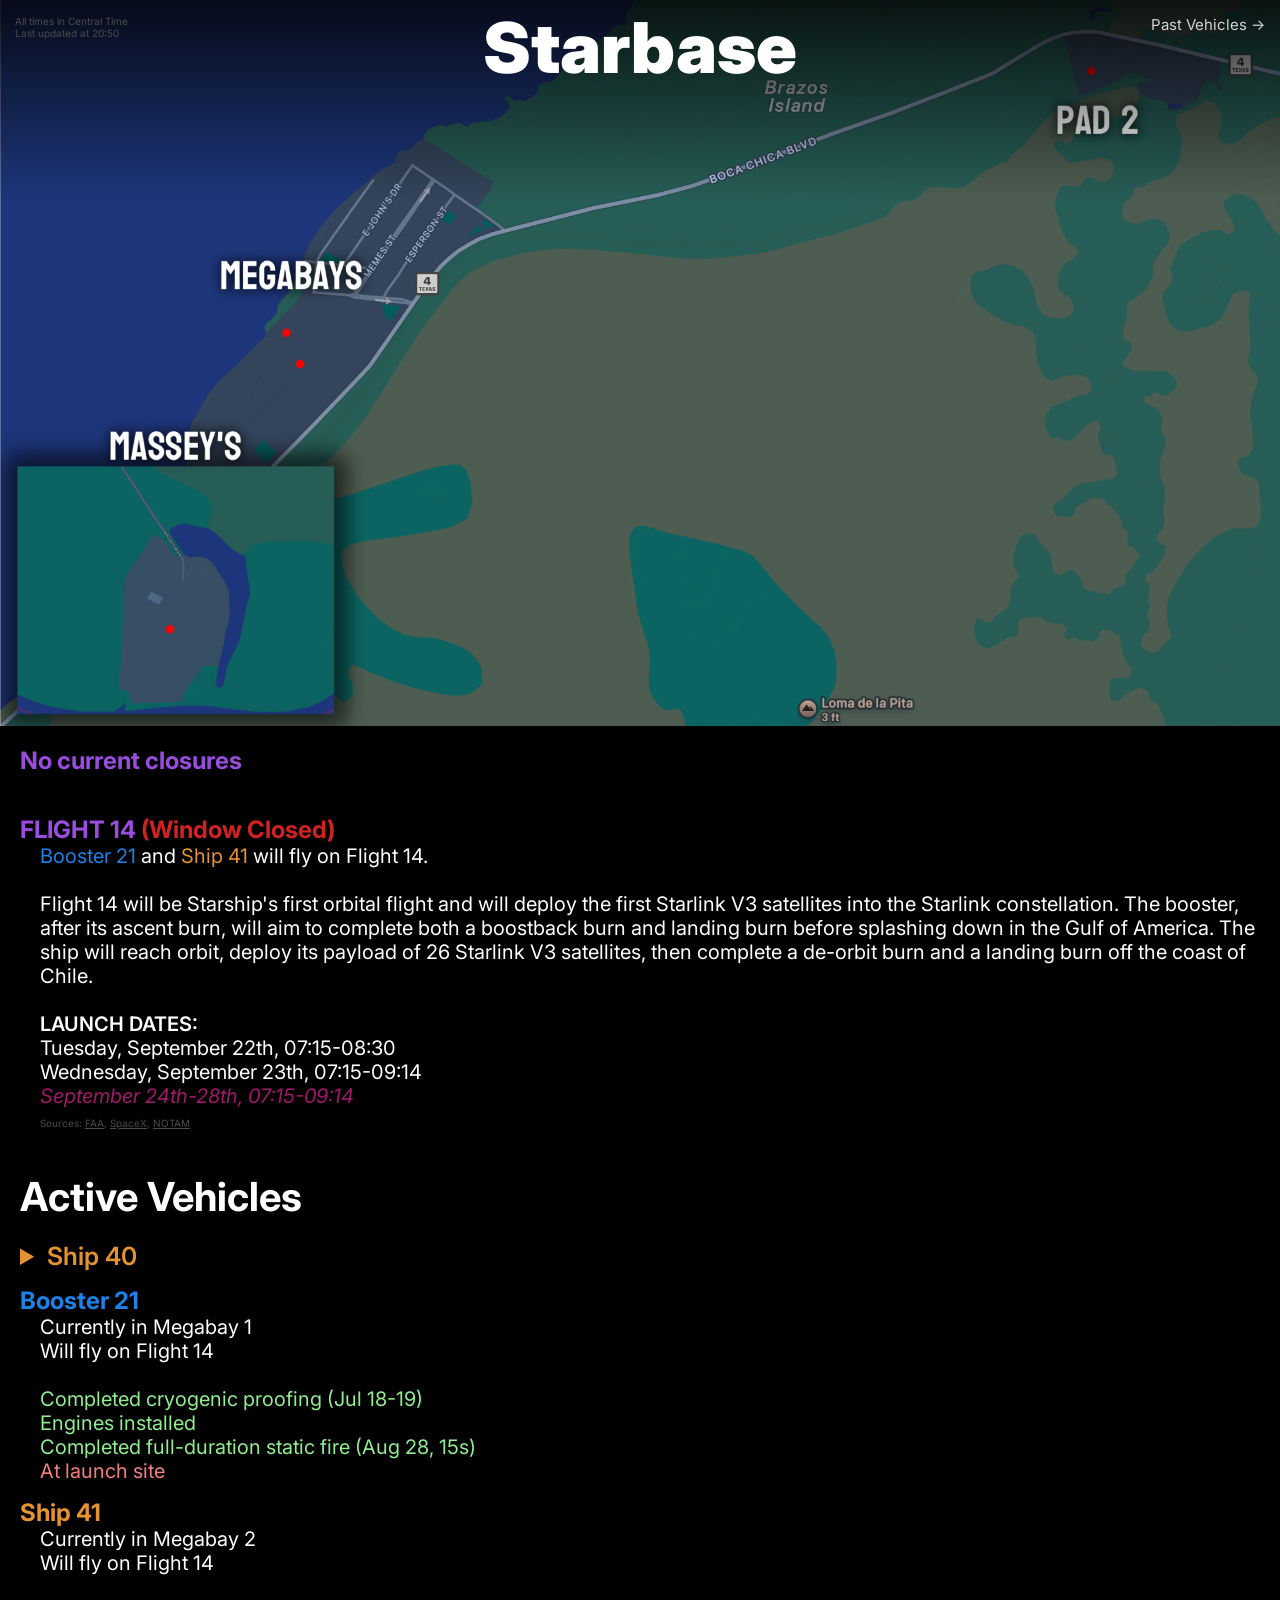
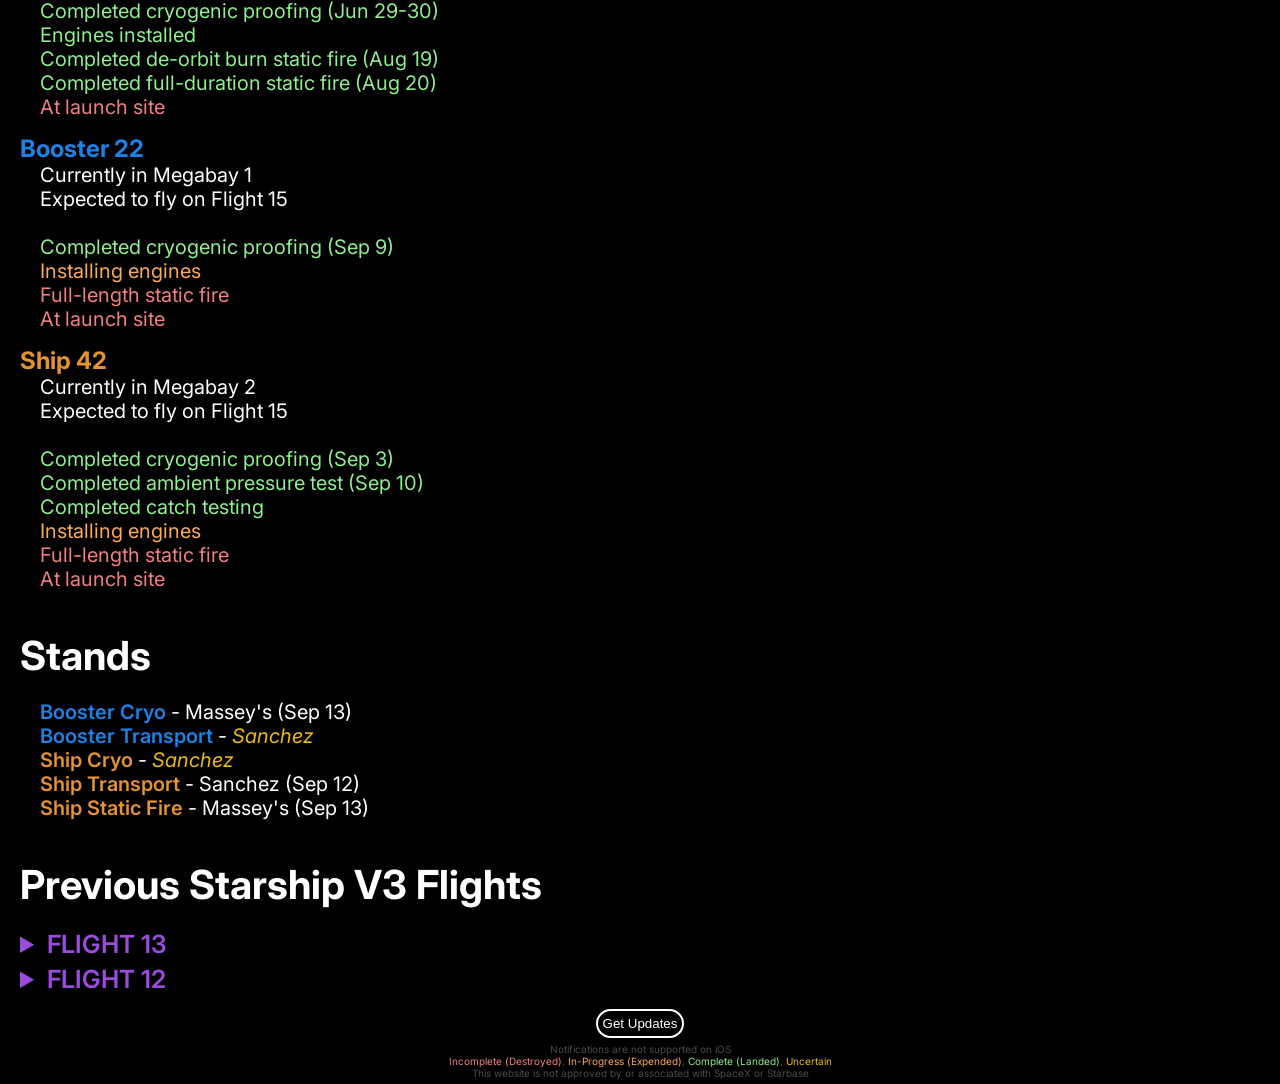
<file: index.html>
<!DOCTYPE html>
<html>
<head>
<title>Starbase Updates</title>
<meta name="viewport" content="width=device-width, initial-scale=1.0">
<link href="https://fonts.googleapis.com/css2?family=Inter:ital,opsz,wght@0,14..32,100..900;1,14..32,100..900&family=Noto+Sans:ital,wght@0,100..900;1,100..900&display=swap" rel="stylesheet">
<link rel="stylesheet" href="stylesheet.css">
</head>

<body>
<div class="h-wrapper">
    <img src="img/none.png" class="headerimg">
    <a href="index.html"><h1>Starbase</h1></a>
    <p>All times in Central Time <br> Last updated at 20:50</p>
    <p class="right expand11"><a href="past-vehicles.html" class="a-wrapper a-whiten">Past Vehicles -></a></p>
</div>

<div class="firstdiv">
<h3 class="launch">No current closures</h3>

<!-- <details>
<summary class="dropdown-hover">Road Closure (Pad -> Production)</summary>
<pre>
<b>DATE</b> - m d, xx:xx-xx:xx
<b>PURPOSE</b> - 
</pre>
</details> -->

<!-- <details>
<summary class="dropdown-hover beach-closure">Beach Closure</summary>
<pre>
<b>DATE</b> - m d, xx:xx-xx:xx
<b>PURPOSE</b> - 
</pre>
</details> -->
</div>

<div>
<h3 class="launch">FLIGHT 14 <span style="color: rgb(209, 34, 34)" id="launchTimer"></span></h3>
<pre>
<span class="booster">Booster 21</span> and <span class="ship">Ship 41</span> will fly on Flight 14.

Flight 14 will be Starship's first orbital flight and will deploy the first Starlink V3 satellites into the Starlink constellation. The booster, after its ascent burn, will aim to complete both a boostback burn and landing burn before splashing down in the Gulf of America. The ship will reach orbit, deploy its payload of 26 Starlink V3 satellites, then complete a de-orbit burn and a landing burn off the coast of Chile.

<b>LAUNCH DATES:</b>
Tuesday, September 22th, 07:15-08:30
Wednesday, September 23th, 07:15-09:14
<span class="if-necessary">September 24th-28th, 07:15-09:14</span>
<span class="p-small">Sources: <a href="https://www.fly.faa.gov/adv/adv_spt" target="_blank" class="a-source">FAA</a>, <a href="https://www.spacex.com/launches/starship-flight-14" target="_blank" class="a-source">SpaceX</a>, <a href="https://space-notices.com/entry/launch-starship-flight-14" target="_blank" class="a-source">NOTAM</a></span>
</pre>
</div>

<div>
<h2>Active Vehicles</h2>

<details>
<summary class="dropdown-hover ship ship-hover">Ship 40</summary>
<pre>
Currently near the Cape of Good Hope
Flew on Flight 13

Ship 40 was expended on Flight 13, splashing down in the Indian Ocean. However, it landed soft enough to survive, and is now being transported to Starbase onboard <a href="https://www.marinetraffic.com/en/ais/details/ships/shipid:255286" target="_blank">FORTE</a> with a current ETA of October 8th.
</pre>
</details>

<h3 class="booster">Booster 21</h3>
<pre>
Currently in Megabay 1
Will fly on Flight 14

<span class="complete">Completed cryogenic proofing (Jul 18-19)
Engines installed
Completed full-duration static fire (Aug 28, 15s)</span>
<span class="incomplete">At launch site</span>
</pre>

<h3 class="ship">Ship 41</h3>
<pre>
Currently in Megabay 2
Will fly on Flight 14

<span class="complete">Completed cryogenic proofing (Jun 29-30)
Engines installed
Completed de-orbit burn static fire (Aug 19)
Completed full-duration static fire (Aug 20)</span>
<span class="incomplete">At launch site</span>
</pre>

<h3 class="booster">Booster 22</h3>
<pre>
Currently in Megabay 1
Expected to fly on Flight 15

<span class="complete">Completed cryogenic proofing (Sep 9)</span>
<span class="in-progress">Installing engines</span>
<span class="incomplete">Full-length static fire
At launch site</span>
</pre>

<h3 class="ship">Ship 42</h3>
<pre>
Currently in Megabay 2
Expected to fly on Flight 15

<span class="complete">Completed cryogenic proofing (Sep 3)
Completed ambient pressure test (Sep 10)
Completed catch testing</span>
<span class="in-progress">Installing engines</span>
<span class="incomplete">Full-length static fire
At launch site</span>
</pre>
</div>

<div>
<h2>Stands</h2>
<pre>
<b class="booster">Booster Cryo</b> - Massey's (Sep 13)
<b class="booster">Booster Transport</b> - <span class="uncertain">Sanchez</span>
<b class="ship">Ship Cryo</b> - <span class="uncertain">Sanchez</span>
<b class="ship">Ship Transport</b> - Sanchez (Sep 12)
<b class="ship">Ship Static Fire</b> - Massey's (Sep 13)
</pre>
</div>

<div>
<h2>Previous Starship V3 Flights</h2>
<details>
<summary class="dropdown-hover">FLIGHT 13</summary>
<pre>
<a class="a-none" href="past-vehicles.html#booster-20"><span class="incomplete">Booster 20</span></a> and <span class="complete">Ship 40</span> flew on Flight 13 on July 24th, 2026.

Flight 13 was the second test of Starship V3. Booster 20 completed most of its boostback burn, shutting down near the end due to potential ice clogging, and then failed to relight 5 of the planned 13 engines for its landing burn, resulting in a hard splashdown. Ship 40 successfully deployed real Starlink V3 satellites (though, since the flight path was suborbital, they did not join the constellation) for the first time, relit an engine in space, and splashed down in the Indian Ocean soft enough to remain in one piece.
</pre>
</details>

<details>
<summary class="dropdown-hover">FLIGHT 12</summary>
<pre>
<a class="a-none" href="past-vehicles.html#booster-19"><span class="incomplete">Booster 19</span></a> and <a class="a-none" href="past-vehicles.html#ship-39"><span class="in-progress">Ship 39</span></a> flew on Flight 12 on May 22nd, 2026.

Flight 12 was the first test flight of Starship V3. One Raptor 3 engine flamed out on ascent and, after stage separation, Booster 19 was unable to perform its boostback burn. One of Ship 39's RVAC engines flamed out on ascent, but despite that the rest of the flight was successful, deploying dummy Starlink V3 satellites before splashing down in the Indian Ocean.
</pre>
</details>
</div>

<div class="footer">
<button class="f-button" id="permissions">Get Updates</button>
<p class="p-small">Notifications are not supported on iOS</p>
<p class="p-small"><span class="incomplete">Incomplete (Destroyed)</span>, <span class="in-progress">In-Progress (Expended)</span>, <span class="complete">Complete (Landed)</span>, <span style="color: rgb(235, 188, 18);">Uncertain</span></p>
<p class="p-small">This website is not approved by or associated with SpaceX or Starbase</p>
</div>

<script src="script.js"></script>
</body>
</html>
</file>
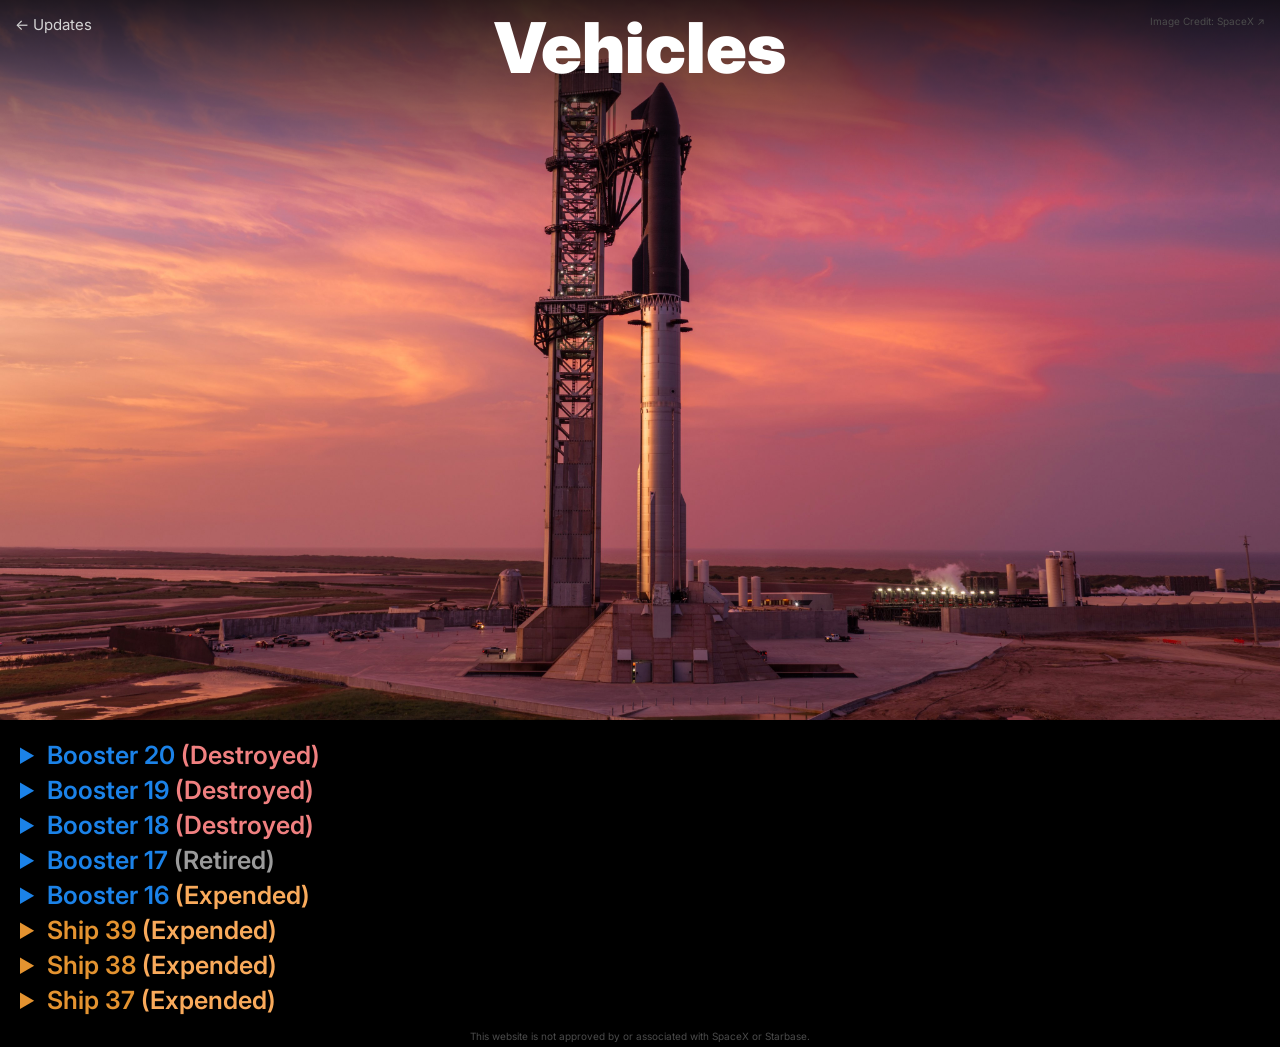
<file: past-vehicles.html>
<!DOCTYPE html>
<html>
<head>
<title>Starbase Updates - Past Vehicles</title>
<meta name="viewport" content="width=device-width, initial-scale=1.0">
<link rel="stylesheet" href="stylesheet.css">
<link href="https://fonts.googleapis.com/css2?family=Inter:ital,opsz,wght@0,14..32,100..900;1,14..32,100..900&family=Noto+Sans:ital,wght@0,100..900;1,100..900&display=swap" rel="stylesheet">
</head>
<body>
<div class="h-wrapper">
    <img src="img/past-vehicles.png" class="headerimg">
    <a href="index.html"><h1>Vehicles</h1></a>
    <a href="https://twitter.com/SpaceX/status/2080302195677728803" target="_blank"><p class="right grow-link">Image Credit: SpaceX ↗</p></a>
    <p class="expand11"><a href="index.html" class="a-wrapper a-whiten"><- Updates</a></p>
</div>

<div class="firstdiv">
<details id="booster-20">
<summary class="dropdown-hover booster booster-hover">Booster 20 <span class="incomplete">(Destroyed)</span></summary>
<pre>
Flew on Flight 13

Booster 20 flew on the second Starship V3 test flight and improved on Booster 19's performance by completing the boostback burn following stage separation. Unfortunately, it was unable to relight all 13 engines for its landing burn and, as a result, had a hard splashdown off the coast of Starbase.

<b class="booster-s">SCHEDULE</b>
Completed cryogenic proofing (June 6th-7th, 2026 - 2 tests)
Completed full-duration static fire (July 10th, 2026 - 25s)
<span class="booster-launch-p">Scrubbed launch attempt (July 16th, 2026 - Post-ignition abort)</span>
Completed propellant dump test (July 22nd, 2026)
<span class="booster-launch-p">Starship Flight 13 (July 24th, 2026 - 48 days)</span>
</pre>
</details>

<details id="booster-19">
<summary class="dropdown-hover booster booster-hover">Booster 19 <span class="incomplete">(Destroyed)</span></summary>
<pre>
Flew on Flight 12 with <span class="ship">Ship 39</span>

Booster 19 was the first Starship V3 booster to reach flight (and the first booster to launch from Pad 2). One of its Raptor 3 engines flamed out on ascent but did not affect the trajectory. After hot staging, Booster 19 was pushed the wrong direction, causing its boostback burn to be prematurely shutdown and a hard splashdown in an unplanned location.

<b class="booster-s">SCHEDULE</b>
Completed cryogenic proofing (February 2nd-7th, 2026 - 4 tests)
Completed tanking test (March 10th, 2026)
Completed spin prime test (March 11th, 2026)
Completed igniter test (March 15th, 2026)
<span class="incomplete">Failed 10-engine static fire (March 16th, 2026)</span>
Completed spin prime test #2 (April 12th, 2026)
Completed igniter test #2 (April 13th, 2026)
<span class="incomplete">Failed 33-engine static fire (April 15th, 2026)</span>
Completed tanking test #2 (April 16th, 2026)
Completed full-duration static fire (May 7th, 2026 - 16s)
Completed wet dress rehearsal (May 11th, 2026)
Completed stacked tanking test (May 20th, 2026)
<span class="booster-launch-p">Scrubbed launch attempt (May 21st, 2026 - T-40s hold, QD arm failed to retract)</span>
<span class="booster-launch-p">Starship Flight 12 (May 22nd, 2026 - 109 days)</span>
</pre>
</details>

<details id="booster-18">
<summary class="dropdown-hover booster booster-hover">Booster 18 <span class="incomplete">(Destroyed)</span></summary>
<pre>
Did not fly

Booster 18 was the first Starship V3 booster and was supposed to fly on Flight 12 but failed during testing.

<b class="booster-s">SCHEDULE</b>
<span class="incomplete">Failed gas system pressure testing (November 21st, 2025)</span>
</pre>
</details>

<details id="booster-17">
<summary class="dropdown-hover booster booster-hover">Booster 17 <span class="retired">(Retired)</span></summary>
<pre>
Did not fly

Booster 17 was the final Starship V2 booster and did not fly due to the program moving forward to develop Starship V3.

<b class="booster-s">SCHEDULE</b>
Completed cryogenic proofing (April 8th-9th, 2025 - 2 tests)
</pre>
</details>

<details id="booster-16">
<summary class="dropdown-hover booster booster-hover">Booster 16 <span class="in-progress">(Expended)</span></summary>
<pre>
Flew on Flight 10 with <span class="ship">Ship 37</span>

Booster 16, while not the final V2 booster or on the last V2 flight, was the last booster created that flew on a Starship V2 flight. Booster 16 performed several tests in-flight, including engine-out capability during landing, before performing a planned hard splashdown off the coast of Starbase.

<b class="booster-s">SCHEDULE</b>
Completed cryogenic proofing (February 28th-March 4th, 2025 - 2 tests)
Completed full-duration static fire (June 6th, 2025)
<span class="booster-launch-p">Scrubbed launch attempt (August 24th, 2025 - T-40m, leak in oxidizer line)</span>
<span class="booster-launch-p">Scrubbed launch attempt #2 (August 25th, 2025 - T-40s, weather)</span>
<span class="booster-launch-p">Starship Flight 10 (August 26th, 2025 - 179 days)</span>

</pre>
</details>

<details id="ship-39">
<summary class="dropdown-hover ship ship-hover">Ship 39 <span class="in-progress">(Expended)</span></summary>
<pre>
Flew on Flight 12 with <span class="booster">Booster 19</span>

Ship 39 was the first Starship V3 upper stage and flew on V3's first flight. During ascent, one of its Vaccum-Optimised Raptor 3 engines failed. Despite this, it was able to complete its ascent burn, deploying 22 dummy Starlink V3 satellites (2 of which took photos of Ship 39) before re-entering Earth's atmosphere and splashing down in the Indian Ocean as planned.

<b class="ship-s">SCHEDULE</b>
Completed cryogenic proofing (February 28th-March 3rd, 2026 - 3 tests)
Completed spin prime test (April 11th, 2026)
Completed 2 unknown tests (April 12th-13th, 2026 - likely igniter/spin prime)
Completed full-duration static fire (April 14th, 2026)
<span class="ship-launch-p">Scrubbed launch attempt (May 21st, 2026 - T-40s, QD arm failed to retract)</span>
<span class="ship-launch-p">Starship Flight 12 (May 22nd, 2026 - 83 days)</span>
</pre>
</details>

<details id="ship-38">
<summary class="dropdown-hover ship ship-hover">Ship 38 <span class="in-progress">(Expended)</span></summary>
<pre>
Flew on Flight 11 with <span class="booster">Booster 15</span>

Ship 38 was the final Starship V2 and flew on the final V2 flight.

<b class="ship-s">SCHEDULE</b>
Completed cryogenic proofing (July 30th, 2025 - 2 tests)
Completed full-duration static fire (September 22nd, 2025)
<span class="ship-launch-p">Starship Flight 11 (October 13th, 2025 - 75 days)</span>
</pre>
</details>

<details id="ship-37">
<summary class="dropdown-hover ship ship-hover">Ship 37 <span class="in-progress">(Expended)</span></summary>
<pre>
Flew on Flight 10 with <span class="booster">Booster 16</span>

Ship 37 was the first Starship V2 ship to successfully deploy Starlink simulators and perform a soft splashdown in the Indian Ocean.

<b class="ship-s">SCHEDULE</b>
Completed cryogenic proofing (May 30th, 2025 - 2 tests)
Completed single-engine static fire (July 31st, 2025)
Completed full-duration static fire (August 1st, 2025)
Completed spin prime (August 13th, 2025)
<span class="ship-launch-p">Scrubbed launch attempt (August 24th, 2025 - T-40m, leak in oxidizer line)</span>
<span class="ship-launch-p">Scrubbed launch attempt #2 (August 25th, 2025 - T-40s, weather)</span>
<span class="ship-launch-p">Starship Flight 10 (August 26th, 2025 - 98 days)</span>
</pre>
</details>
</div>

<div class="footer">
<p class="p-small">This website is not approved by or associated with SpaceX or Starbase.</p>
</div>

<script src="script.js"></script>
</body>

</html>
</file>
<file: stylesheet.css>
html {
    -webkit-text-size-adjust: 100%;
    text-size-adjust: 100%;
    font-family: 'Inter';
}

body {
    background-color: black;
    color: white;
    margin: 0;
}

h1 {
    text-align: center;
    color: white;
    font-weight: 900;
    font-size: clamp(28px, 8vw, 70px);
    position: absolute;
    z-index: 10;
    top: 5px;
    left: 50%;
    transform: translateX(-50%) scale(1);
    transition: transform 0.3s;
    width: fit-content;
    margin: 0;
}

h1:hover {
    transform: translateX(-50%) scale(1.2);
    cursor: pointer;
}

h2 {
    font-size: 40px;
    font-weight: 700;
    margin-bottom: 20px;
}

h3 {
    font-size: 24px;
    margin-top: 15px;
    margin-bottom: 0;
}

.h-wrapper p {
    font-size: clamp(5px, 2vw, 10px);
    color: rgb(75, 75, 75);
    position: absolute;
    z-index: 10;
    top: 15px;
    left: 15px;
    right: 0;
    margin: 0;
    width: fit-content;
}

.a-wrapper {
    font-size: clamp(10px, 2vw, 15px);
    text-decoration: none;
}

.h-wrapper .right {
    text-align: right;
    left: auto;
    right: 15px;
}

img {
    width: 100%;
    height: auto;
}

details {
    margin-top: 5px;
    margin-bottom: 5px;
    width: fit-content;
}

.dropdown-hover {
    cursor: pointer;
}

summary {
    font-weight: 600;
    font-size: 25px;
    width: fit-content;
    color: #994cde;
    -webkit-user-select: none; /* Safari */
    -ms-user-select: none; /* IE 10 and IE 11 */
    user-select: none; /* Standard syntax */
    transition: 0.5s;
    scale: 1;
}

summary:hover {
    scale: 1.05;
}

.beach-closure {
    color: #d73cbd;
}

.beach-closure:hover {
    color: #f063d8;
}

summary:hover {
    color: #b974f5;
}

.ship-hover:hover {
    color: #eba652;
}

.booster-hover:hover {
    color: #3e98f2;
}

pre {
    font-family: 'Inter';
    font-weight: 400;
    font-size: 20px;
    margin-top: 0;
    margin-bottom: 10px;
    white-space: pre-wrap;
    word-wrap: break-word;
    padding-left: 1em;
}

b {
    font-weight: 600;
}

.h-wrapper {
    position: relative;
    margin: 0;
    padding: 0;
}

.h-wrapper::after {
    content: '';
    position: absolute;
    top: 0;
    left: 0;
    right: 0;
    height: 200px;
    background: linear-gradient(to bottom, rgba(0, 0, 0, 0.8), transparent);
    pointer-events: none;
    z-index: 1;
}

.headerimg {
    display: block;
}

.firstdiv {
    margin-top: 20px;
}

div {
    margin-top: 40px;
    padding: 0 20px;
}

.f-button {
    margin: auto;
    margin-top: 10px;
    margin-bottom: 5px;
    display: block;
    padding: 5px;
    border-radius: 15px;
    background-color: black;
    border: 2px white solid;
    color: white;
    scale: 1;
    transition: 0.2s;
}

.f-button:hover {
    color: black;
    background-color: white;
    scale: 1.1;
    cursor: pointer;
}

.footer {
    margin-top: 15px;
    text-align: center;
    padding-bottom: 5px;
}

.booster {
    color: #1b82e8;
}

.ship {
    color: #e49330;
}

.launch {
    color: #994cde;
}

.p-small {
    color: rgb(75, 75, 75);
    font-size: 10px;
    margin: 0;
}

a {
    color: lightgray;
    text-decoration-color: lightgray;
    text-decoration-thickness: 1px;
}

.a-source {
    color: rgb(75, 75, 75);
    text-decoration-color: rgb(75, 75, 75);
}

.a-none {
    color: auto;
    text-decoration-color: auto;
}

.grow-link {
    scale: 1;
    color: auto;
    transition: 0.3s;
}

.grow-link:hover {
    scale: 1.05;
    color: rgb(80, 147, 235);
}

.complete {
    color: lightgreen;
}

.in-progress {
    color: rgb(249, 170, 91);
}

.incomplete {
    color: lightcoral
}

.uncertain {
    color: rgb(235, 188, 18);
    font-style: italic;
}

.if-necessary {
    color: rgb(160, 23, 107);
    font-style: italic;
}

.retired {
    color: rgb(155, 155, 155);
}

.booster-s {
    color: rgb(54, 184, 228);
}

.ship-s {
    color: rgb(237, 162, 101);
}

.booster-launch-p {
    font-weight: 500;
    color: rgb(192, 233, 248);
}

.ship-launch-p {
    font-weight: 500;
    color: rgb(248, 214, 192)
}

.expand11 {
    scale: 1;
    transition: 0.3s;
}

.expand11:hover {
    cursor: pointer;
    scale: 1.1;
}

.a-whiten {
    color: lightgray;
    transition: 0.3s;
}

.a-whiten:hover {
    color: white;
}
</file>
